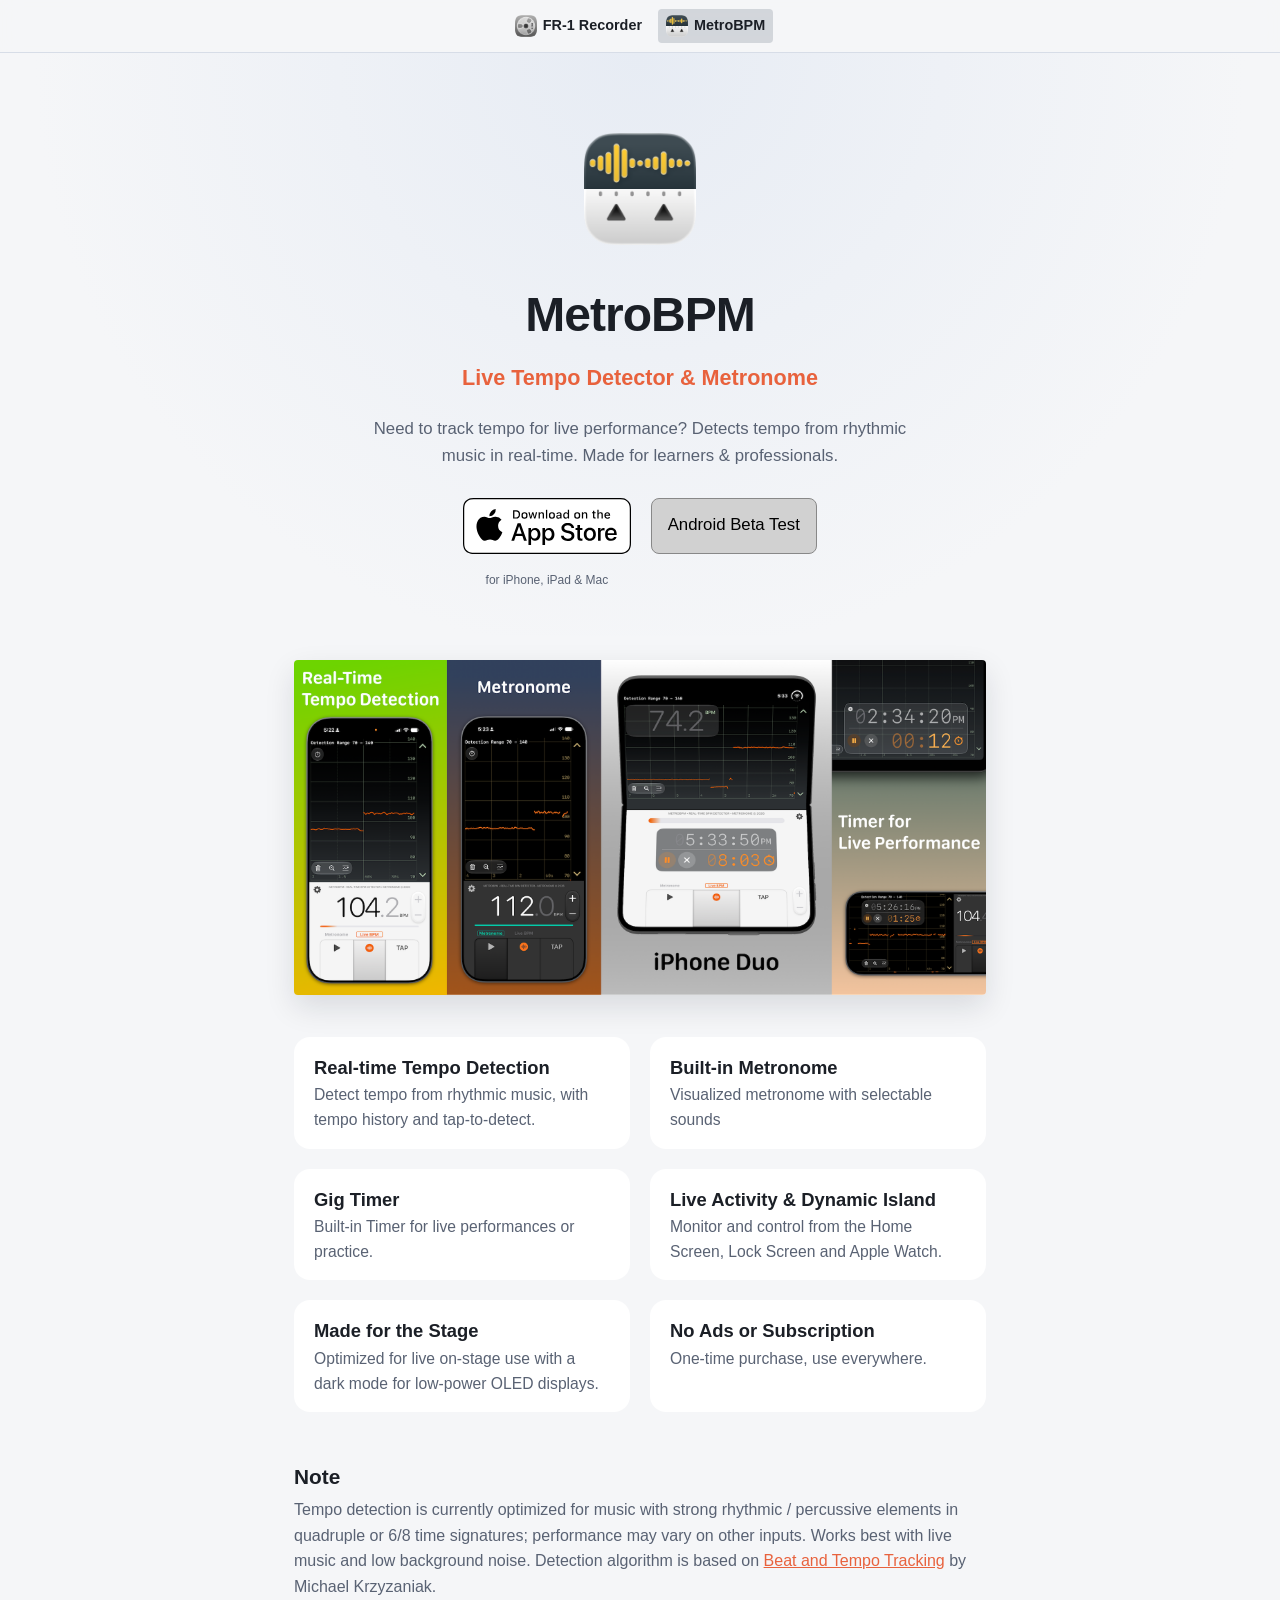
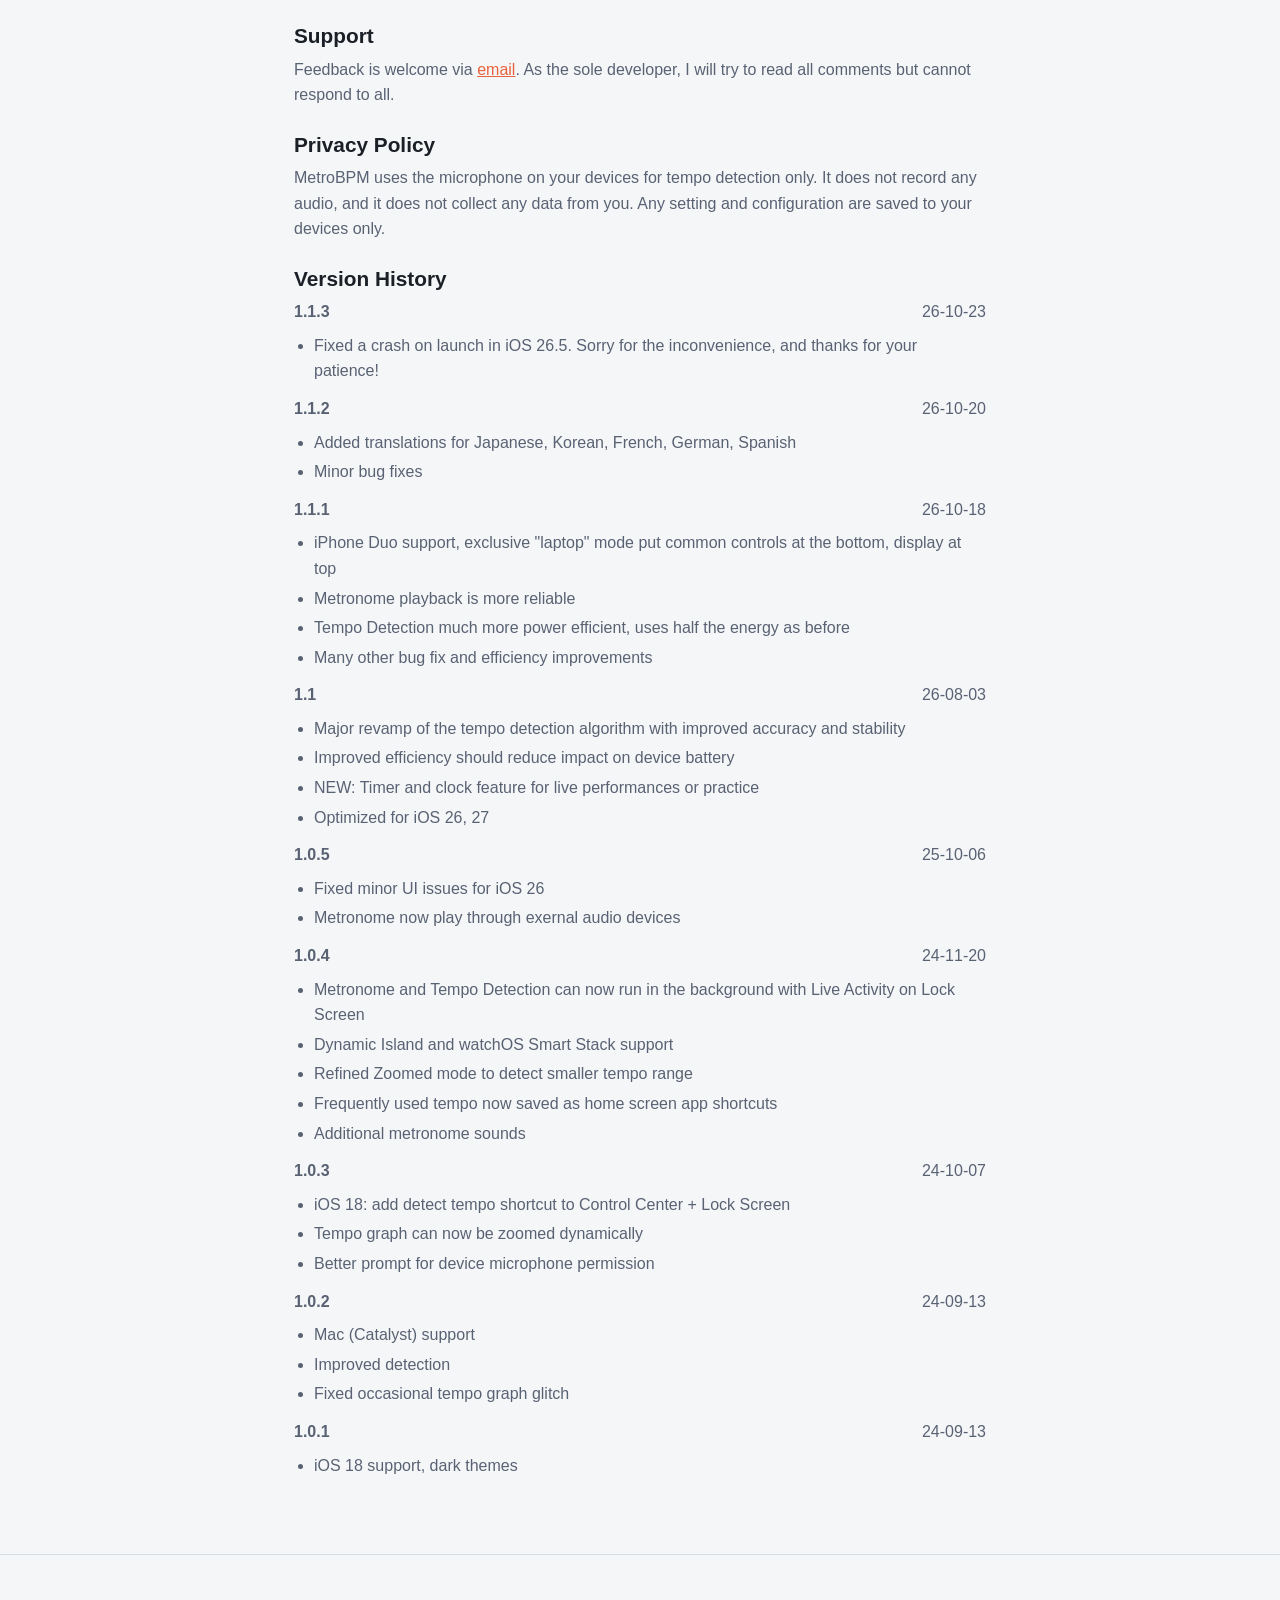
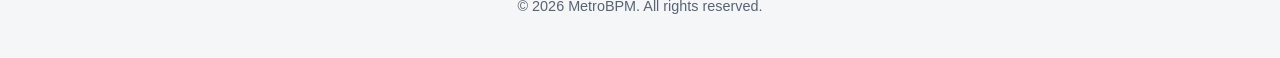
<file: index.html>
<!DOCTYPE html>
<html lang="en">
<head>
    <!-- Google tag (gtag.js) -->
    <script async src="https://www.googletagmanager.com/gtag/js?id=G-M1XZ86570C"></script>
    <script>
      window.dataLayer = window.dataLayer || [];
      function gtag(){dataLayer.push(arguments);}
      gtag('js', new Date());

      gtag('config', 'G-M1XZ86570C');
    </script>
    <meta charset="UTF-8">
    <meta name="viewport" content="width=device-width, initial-scale=1.0">
    <title>MetroBPM — Live Tempo Detector & Metronome</title>
    <meta name="description" content="MetroBPM combines a real-time Live Tempo Detector with a Metronome in your pocket. For iPhone, iPad and Mac.">
    <link rel="stylesheet" href="style.css">
    <link rel="icon" href="metrobpm-icon.png">
</head>
<body>
    <nav class="topbar">
        <div class="container topbar-inner">
            <a class="app-link" href="FR1.html">
                <img src="liquidIcon-iOS-small.png" alt="FR-1 icon" class="app-link-icon">
                <span>FR-1 Recorder</span>
            </a>
            <!--<a class="app-link" href="FR1Mac.html">
                <img src="icon-macOS.png" alt="FR-1 for Mac icon" class="app-link-icon">
                <span>FR-1 for Mac</span>
            </a>-->
            <a class="app-link is-selected" href="index.html" aria-current="page">
                <img src="metrobpm-icon.png" alt="MetroBPM icon" class="app-link-icon">
                <span>MetroBPM</span>
            </a>
        </div>
    </nav>
    <header class="hero">
        <div class="container hero-inner">
            <img src="metrobpm-icon.png" alt="MetroBPM app logo" class="logo">
            <h1>MetroBPM</h1>
            <p class="tagline">Live Tempo Detector &amp; Metronome</p>
            <p class="subtitle">
                Need to track tempo for live performance? Detects tempo from rhythmic music in real-time. Made for learners & professionals.
            </p>
            <div class="download-options">
                <div>
                    <a href="https://apps.apple.com/us/app/metrobpm/id6670410153" class="download-link" aria-label="Download on the App Store">
                        <img src="Download_on_the_App_Store_Badge_US-UK_RGB_wht_092917.svg" alt="Download on the App Store" class="download-badge">
                    </a>
                    <p class="download-version">for iPhone, iPad &amp; Mac</p>
                </div>
                <a href="https://docs.google.com/forms/d/e/1FAIpQLSca2sRCmYiLYv_NKHJS0Q3i1OoTmztSAyRSgKyvcqVz5a7rSg/viewform?usp=header" class="download-button" target="_blank" rel="noopener">Android Beta Test</a>
            </div>
        </div>
    </header>

    <main>
        <section class="screenshot-section">
            <div class="container">
                <img src="gallery.png" alt="MetroBPM screenshots showing iPhone and iPad UI" class="screenshot screenshot-wide">
            </div>
        </section>

        <section class="features">
            <div class="container">
                <div class="feature-grid">
                    <div class="feature">
                        <h3>Real-time Tempo Detection</h3>
                        <p>Detect tempo from rhythmic music, with tempo history and tap-to-detect.</p>
                    </div>
                    <div class="feature">
                        <h3>Built-in Metronome</h3>
                        <p>Visualized metronome with selectable sounds</p>
                    </div>
                    <div class="feature">
                        <h3>Gig Timer</h3>
                        <p>Built-in Timer for live performances or practice.</p>
                    </div>
                    <div class="feature">
                        <h3>Live Activity &amp; Dynamic Island</h3>
                        <p>Monitor and control from the Home Screen, Lock Screen and Apple Watch.</p>
                    </div>
                    <div class="feature">
                        <h3>Made for the Stage</h3>
                        <p>Optimized for live on-stage use with a dark mode for low-power OLED displays.</p>
                    </div>
                    <div class="feature">
                        <h3>No Ads or Subscription</h3>
                        <p>One-time purchase, use everywhere.</p>
                    </div>
                </div>
            </div>
        </section>

        <section class="notes">
            <div class="container">
                <h2>Note</h2>
                <p>
                    Tempo detection is currently optimized for music with strong rhythmic / percussive
                    elements in quadruple or 6/8 time signatures; performance may vary on other inputs.
                    Works best with live music and low background noise. Detection algorithm is based on
                    <a href="https://github.com/michaelkrzyzaniak/Beat-and-Tempo-Tracking">Beat and Tempo Tracking</a>
                    by Michael Krzyzaniak.
                </p>

                <h2>Support</h2>
                <p>
                    Feedback is welcome via <a href="mailto:bloomvinelabs@gmail.com">email</a>. As the sole
                    developer, I will try to read all comments but cannot respond to all.
                </p>

                <h2>Privacy Policy</h2>
                <p>
                    MetroBPM uses the microphone on your devices for tempo detection only. It does not
                    record any audio, and it does not collect any data from you. Any setting and
                    configuration are saved to your devices only.
                </p>

                <h2>Version History</h2>
                <p class="version-heading"><strong>1.1.3</strong><span>26-10-23</span></p>
                <ul>
                    <li>Fixed a crash on launch in iOS 26.5. Sorry for the inconvenience, and thanks for your patience!</li>
                </ul>
                <p class="version-heading"><strong>1.1.2</strong><span>26-10-20</span></p>
                <ul>
                    <li>Added translations for Japanese, Korean, French, German, Spanish</li>
                    <li>Minor bug fixes</li>
                </ul>
                <p class="version-heading"><strong>1.1.1</strong><span>26-10-18</span></p>
                <ul>
                    <li>iPhone Duo support, exclusive "laptop" mode put common controls at the bottom, display at top</li>
                    <li>Metronome playback is more reliable</li>
                    <li>Tempo Detection much more power efficient, uses half the energy as before</li>
                    <li>Many other bug fix and efficiency improvements</li>
                </ul>
                <p class="version-heading"><strong>1.1</strong><span>26-08-03</span></p>
                <ul>
                    <li>Major revamp of the tempo detection algorithm with improved accuracy and stability</li>
                    <li>Improved efficiency should reduce impact on device battery</li>
                    <li>NEW: Timer and clock feature for live performances or practice</li>
                    <li>Optimized for iOS 26, 27</li>
                </ul>
                <p class="version-heading"><strong>1.0.5</strong><span>25-10-06</span></p>
                <ul>
                    <li>Fixed minor UI issues for iOS 26</li>
                    <li>Metronome now play through exernal audio devices</li>
                </ul>
                <p class="version-heading"><strong>1.0.4</strong><span>24-11-20</span></p>
                <ul>
                    <li>Metronome and Tempo Detection can now run in the background with Live Activity on Lock Screen</li>
                    <li>Dynamic Island and watchOS Smart Stack support</li>
                    <li>Refined Zoomed mode to detect smaller tempo range</li>
                    <li>Frequently used tempo now saved as home screen app shortcuts</li>
                    <li>Additional metronome sounds</li>
                </ul>
                <p class="version-heading"><strong>1.0.3</strong><span>24-10-07</span></p>
                <ul>
                    <li>iOS 18: add detect tempo shortcut to Control Center + Lock Screen</li>
                    <li>Tempo graph can now be zoomed dynamically</li>
                    <li>Better prompt for device microphone permission</li>
                </ul>
                <p class="version-heading"><strong>1.0.2</strong><span>24-09-13</span></p>
                <ul>
                    <li>Mac (Catalyst) support</li>
                    <li>Improved detection</li>
                    <li>Fixed occasional tempo graph glitch</li>
                </ul>
                <p class="version-heading"><strong>1.0.1</strong><span>24-09-13</span></p>
                <ul>
                    <li>iOS 18 support, dark themes</li>
                </ul>
            </div>
        </section>
    </main>

    <footer class="footer">
        <div class="container">
            <p>&copy; 2026 MetroBPM. All rights reserved.</p>
        </div>
    </footer>
</body>
</html>
</file>
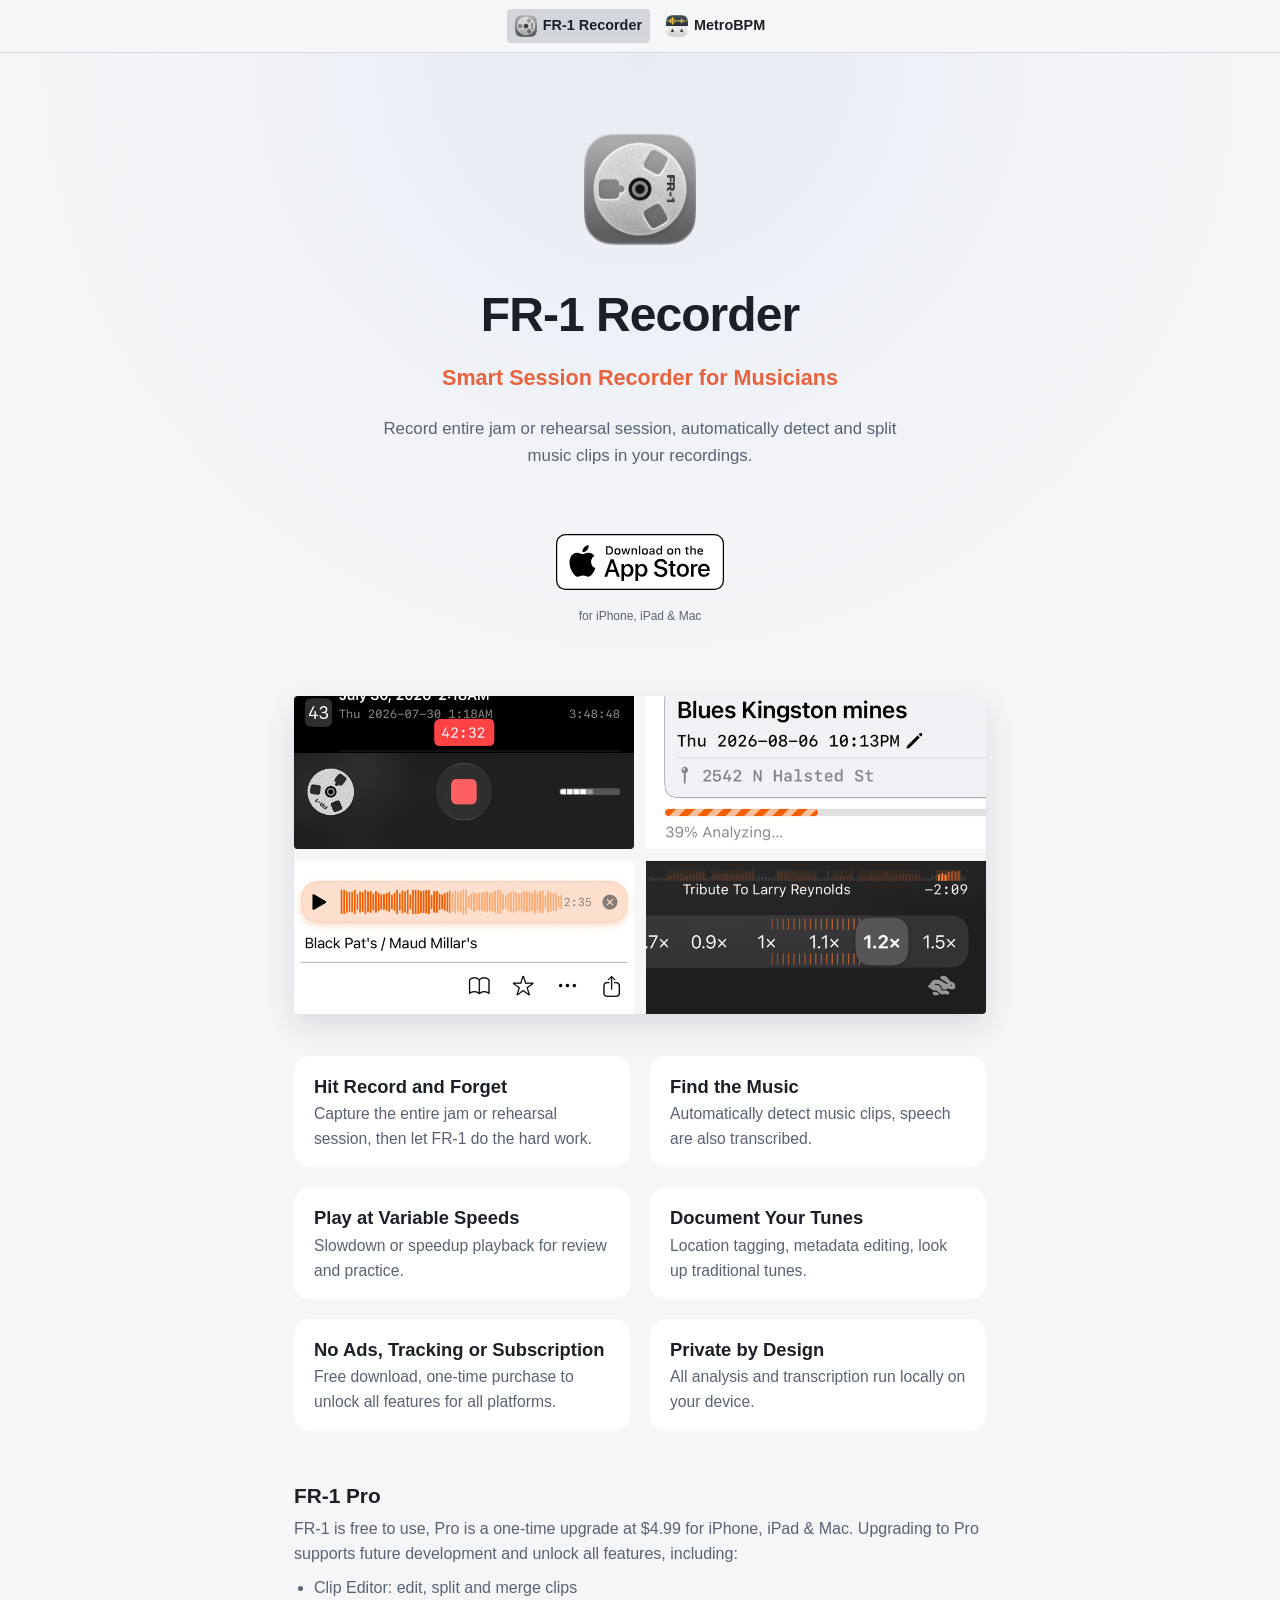
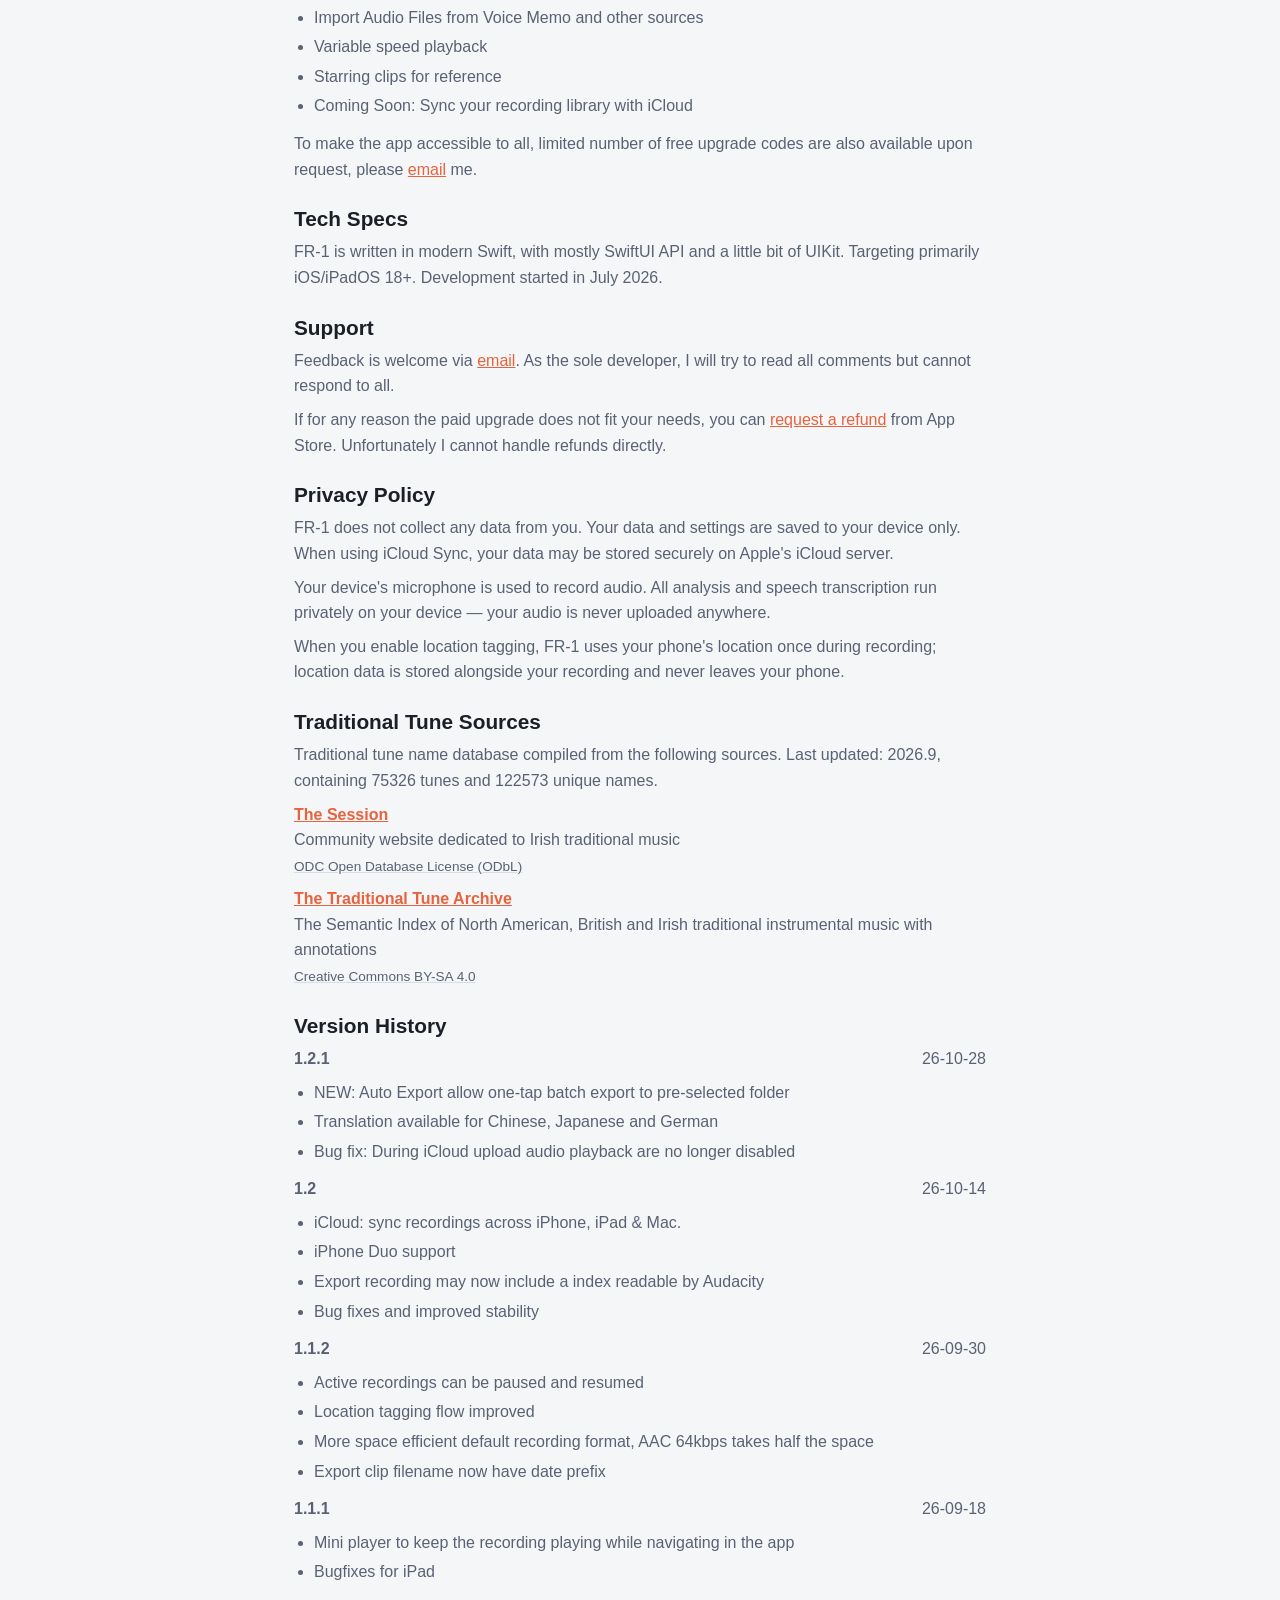
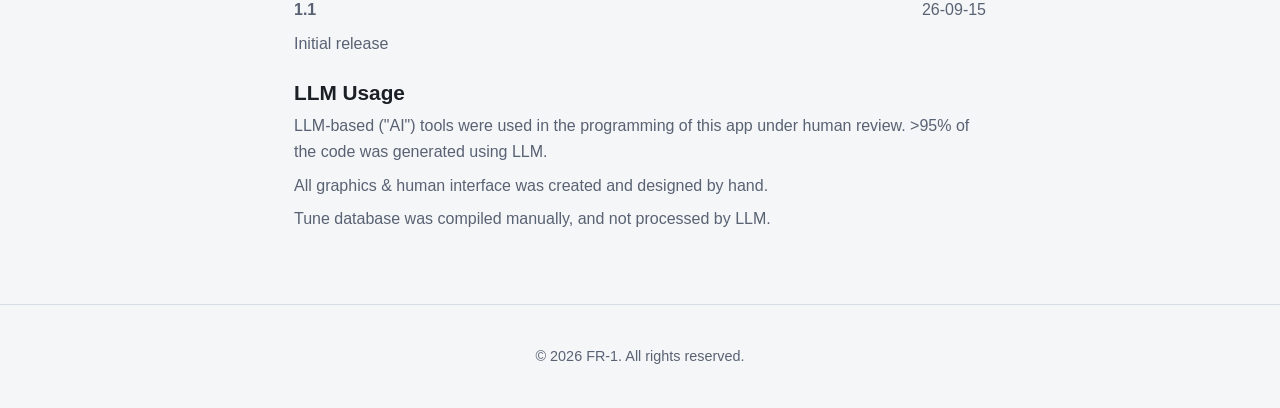
<file: FR1.html>
<!DOCTYPE html>
<html lang="en">
<head>
    <!-- Google tag (gtag.js) -->
    <script async src="https://www.googletagmanager.com/gtag/js?id=G-M1XZ86570C"></script>
    <script>
      window.dataLayer = window.dataLayer || [];
      function gtag(){dataLayer.push(arguments);}
      gtag('js', new Date());

      gtag('config', 'G-M1XZ86570C');
    </script>
    <meta charset="UTF-8">
    <meta name="viewport" content="width=device-width, initial-scale=1.0">
    <title>FR-1 — Jam Recorder for Musicians</title>
    <meta name="description" content="Jam recorder for musicians. Captures the entire session — automatically detect music.">
    <link rel="stylesheet" href="style.css">
    <link rel="icon" href="liquidIcon-iOS-small.png">
</head>
<body>
    <nav class="topbar">
        <div class="container topbar-inner">
            <a class="app-link is-selected" href="FR1.html" aria-current="page">
                <img src="liquidIcon-iOS-small.png" alt="FR-1 icon" class="app-link-icon">
                <span>FR-1 Recorder</span>
            </a>
            <!--<a class="app-link" href="FR1Mac.html">
                <img src="icon-macOS.png" alt="FR-1 for Mac icon" class="app-link-icon">
                <span>FR-1 for Mac</span>
            </a>-->
            <a class="app-link" href="index.html">
                <img src="metrobpm-icon.png" alt="MetroBPM icon" class="app-link-icon">
                <span>MetroBPM</span>
            </a>
        </div>
    </nav>
    <header class="hero">
        <div class="container hero-inner">
            <img src="liquidIcon-iOS-small.png" alt="FR-1 app logo" class="logo">
            <h1><span class="app-name">FR-1 Recorder</span></h1>
            <p class="tagline">Smart Session Recorder for Musicians</p>
            <p class="subtitle">
                Record entire jam or rehearsal session, automatically detect and split music clips in your recordings.
            </p>
            <div class="hero-actions">
                <div>
                    <a href="https://apps.apple.com/us/app/fr-1-jam-recorder/id6794047261" class="download-link" aria-label="Download on the App Store">
                        <img src="Download_on_the_App_Store_Badge_US-UK_RGB_wht_092917.svg" alt="Download on the App Store" class="download-badge">
                    </a>
                    <p class="download-version">for iPhone, iPad &amp; Mac</p>
                </div>
                <!--<div class="hero-secondary-actions">-->
                    <!--<a href="FR1Mac.html" class="join-test-btn">Get FR-1 for Mac</a>-->
                    <!--<a href="https://docs.google.com/forms/d/e/1FAIpQLSe7BXMAyONeVZmBYOk-AyREksN9Yozzll2YH5-r9lmRvzBr3A/viewform" class="join-test-btn" target="_blank" rel="noopener">Join the Beta Test</a>-->
                <!--</div>-->
            </div>
        </div>
    </header>

    <main>
        <section class="screenshot-section">
            <div class="container">
                <img src="gallery-fr1.png" alt="FR-1 app screenshot" class="screenshot screenshot-wide">
            </div>
        </section>

        <section class="features">
            <div class="container">
                <div class="feature-grid">
                    <div class="feature">
                        <h3>Hit Record and Forget</h3>
                        <p>Capture the entire jam or rehearsal session, then let FR-1 do the hard work.</p>
                    </div>
                    <div class="feature">
                        <h3>Find the Music</h3>
                        <p>Automatically detect music clips, speech are also transcribed.</p>
                    </div>
                    <div class="feature">
                        <h3>Play at Variable Speeds</h3>
                        <p>Slowdown or speedup playback for review and practice.</p>
                    </div>
                    <div class="feature">
                        <h3>Document Your Tunes</h3>
                        <p>Location tagging, metadata editing, look up traditional tunes.</p>
                    </div>
                    <div class="feature">
                        <h3>No Ads, Tracking or Subscription</h3>
                        <p>Free download, one-time purchase to unlock all features for all platforms.</p>
                    </div>
                    <div class="feature">
                        <h3>Private by Design</h3>
                        <p>All analysis and transcription run locally on your device.</p>
                    </div>
                </div>
            </div>
        </section>

        <section class="notes">
            <div class="container">
                <h2>FR-1 Pro</h2>
                <p>FR-1 is free to use, Pro is a one-time upgrade at $4.99 for iPhone, iPad & Mac. Upgrading to Pro supports future development and unlock all features, including:</p>
                <ul>
                    <li>Clip Editor: edit, split and merge clips</li>
                    <li>Import Audio Files from Voice Memo and other sources</li>
                    <li>Variable speed playback</li>
                    <li>Starring clips for reference</li>
                    <li>Coming Soon: Sync your recording library with iCloud</li>
                </ul>
                <p>To make the app accessible to all, limited number of free upgrade codes are also available upon request, please <a href="mailto:bloomvinelabs@gmail.com">email</a> me.</p>

                <h2>Tech Specs</h2>
                <p>FR-1 is written in modern Swift, with mostly SwiftUI API and a little bit of UIKit. Targeting primarily iOS/iPadOS 18+. Development started in July 2026.</p>
                <!--<ul>
                    <li>Optimized for low power usage while recording. Audio analysis and transcription are ANE-accelerated, but use more power and time.</li>
                    <li>Recording in AAC format with metadata stored in JSON.</li>
                    <li>Support Live Activity through WidgetKit</li>
                    <li>No third party library or code used</li>
                    <li>Visual design using Sketch, SFSymbol and <a href="https://mckinleysymbols.com/">McKinley</a></li>
                </ul>-->

                <h2>Support</h2>
                <p>
                    Feedback is welcome via <a href="mailto:bloomvinelabs@gmail.com">email</a>. As the sole
                    developer, I will try to read all comments but cannot respond to all.
                </p>
                <p>
                    If for any reason the paid upgrade does not fit your needs, you can <a href="https://support.apple.com/en-us/118223">request a refund</a> from App Store. Unfortunately I cannot handle refunds directly.
                </p>

                <h2>Privacy Policy</h2>
                <p>
                    FR-1 does not collect any data from you. Your data and settings are saved to your device only. When using iCloud Sync, your data may be stored securely on Apple's iCloud server.
                </p>
                <p>
                    Your device's microphone is used to record audio. All analysis and speech transcription run privately on your device — your
                    audio is never uploaded anywhere.
                </p>
                <p>
                    When you enable location tagging, FR-1 uses your phone's location once during recording; location data is stored alongside your recording and never leaves your phone.
                </p>

                <h2>Traditional Tune Sources</h2>
                <p>Traditional tune name database compiled from the following sources. Last updated: 2026.9, containing 75326 tunes and 122573 unique names.</p>

                <p><strong><a href="https://thesession.org">The Session</a></strong><br>
                Community website dedicated to Irish traditional music<br>
                <a href="https://opendatacommons.org/licenses/odbl/1-0/" class="tune-source-link">ODC Open Database License (ODbL)</a></p>

                <p><strong><a href="http://tunearch.org/">The Traditional Tune Archive</a></strong><br>
                The Semantic Index of North American, British and Irish traditional instrumental music with annotations<br>
                <a href="https://creativecommons.org/licenses/by-sa/4.0/deed.en" class="tune-source-link">Creative Commons BY-SA 4.0</a></p>

                <h2>Version History</h2>
                <p class="version-heading"><strong>1.2.1</strong><span>26-10-28</span></p>
                <ul>
                    <li>NEW: Auto Export allow one-tap batch export to pre-selected folder</li>
                    <li>Translation available for Chinese, Japanese and German</li>
                    <li>Bug fix: During iCloud upload audio playback are no longer disabled</li>
                </ul>

                <p class="version-heading"><strong>1.2</strong><span>26-10-14</span></p>
                <ul>
                    <li>iCloud: sync recordings across iPhone, iPad & Mac.</li>
                    <li>iPhone Duo support</li>
                    <li>Export recording may now include a index readable by Audacity</li>
                    <li>Bug fixes and improved stability</li>
                </ul>

                <p class="version-heading"><strong>1.1.2</strong><span>26-09-30</span></p>
                <ul>
                    <li>Active recordings can be paused and resumed</li>
                    <li>Location tagging flow improved</li>
                    <li>More space efficient default recording format, AAC 64kbps takes half the space</li>
                    <li>Export clip filename now have date prefix</li>
                </ul>

                <p class="version-heading"><strong>1.1.1</strong><span>26-09-18</span></p>
                <ul>
                    <li>Mini player to keep the recording playing while navigating in the app</li>
                    <li>Bugfixes for iPad</li>
                </ul>
                <p class="version-heading"><strong>1.1</strong><span>26-09-15</span></p>
                <p>Initial release</p>

                <h2>LLM Usage</h2>
                <p>
                    LLM-based ("AI") tools were used in the programming of this app under human review.
                    &gt;95% of the code was generated using LLM.
                </p>
                <p>
                    All graphics &amp; human interface was created and designed by hand.
                </p>
                <p>
                    Tune database was compiled manually, and not processed by LLM.
                </p>
            </div>
        </section>
    </main>

    <footer class="footer">
        <div class="container">
            <p>&copy; 2026 FR-1. All rights reserved.</p>
        </div>
    </footer>
</body>
</html>
</file>
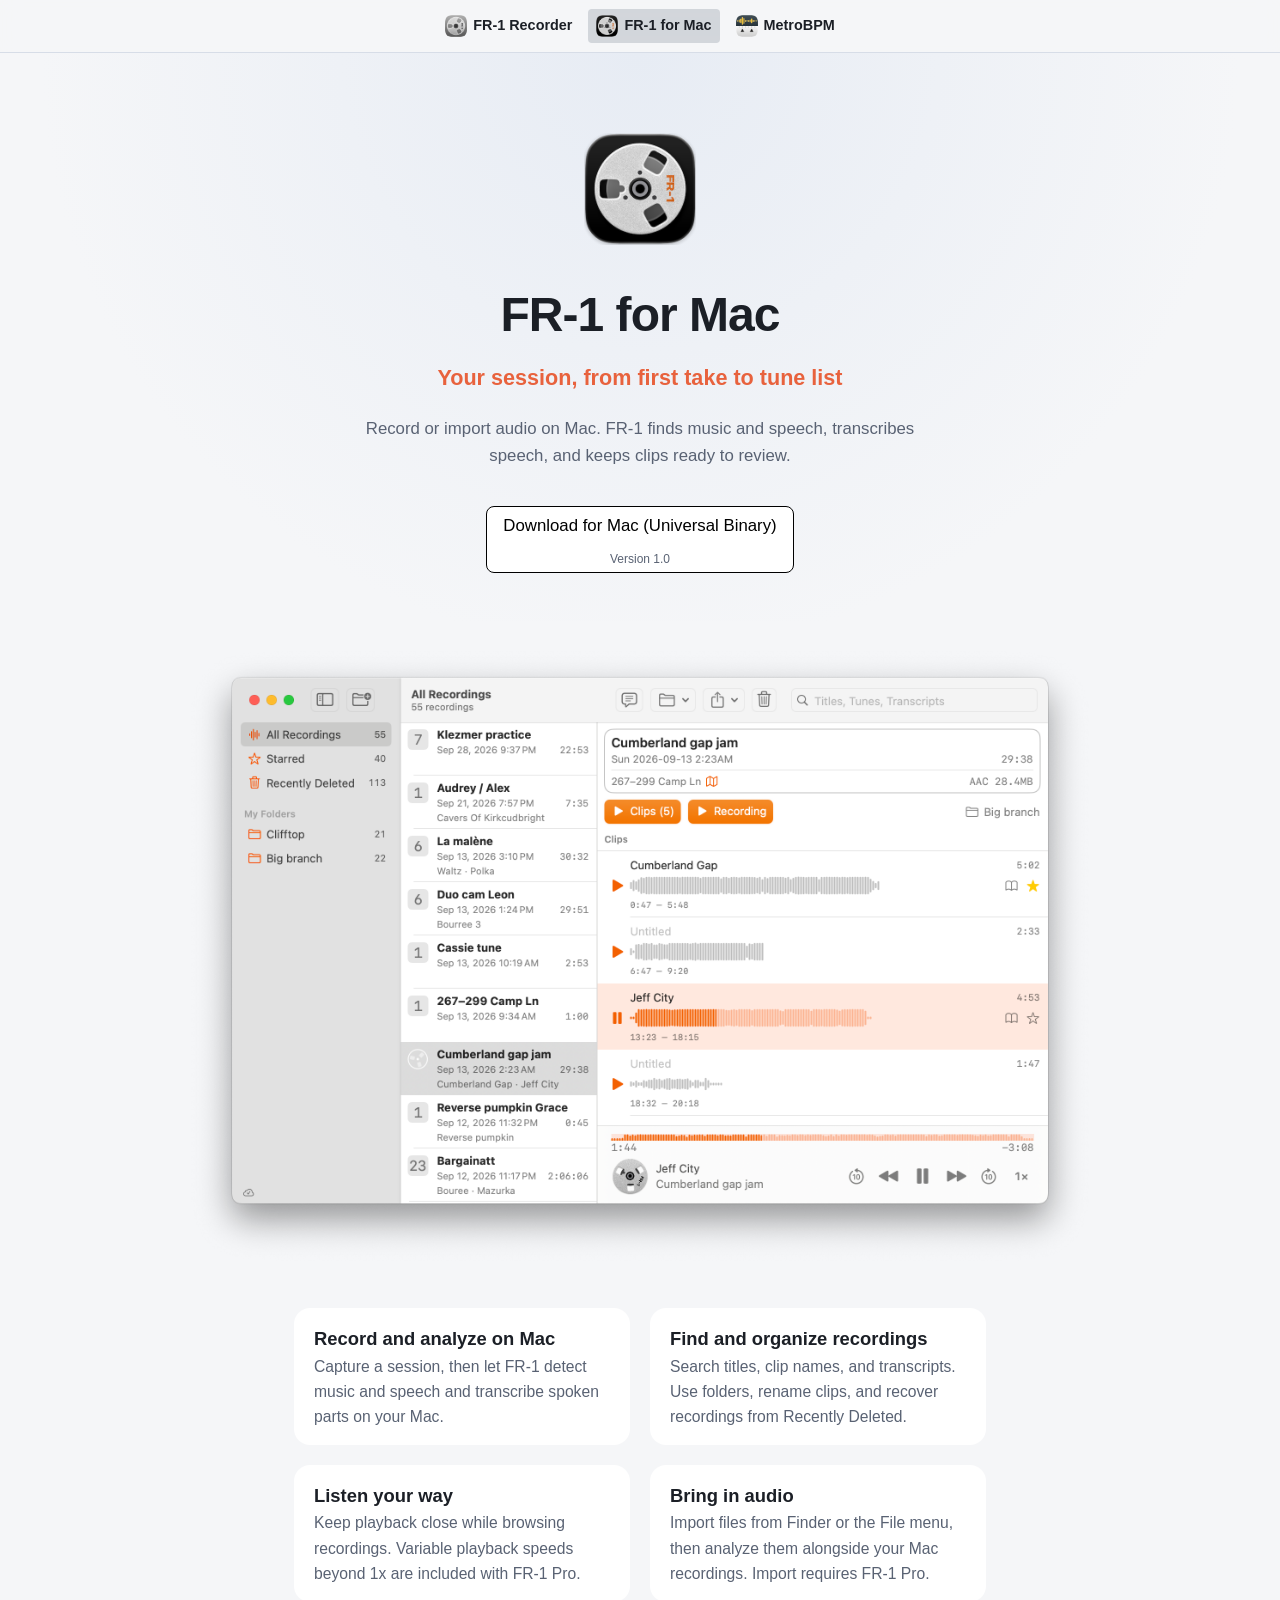
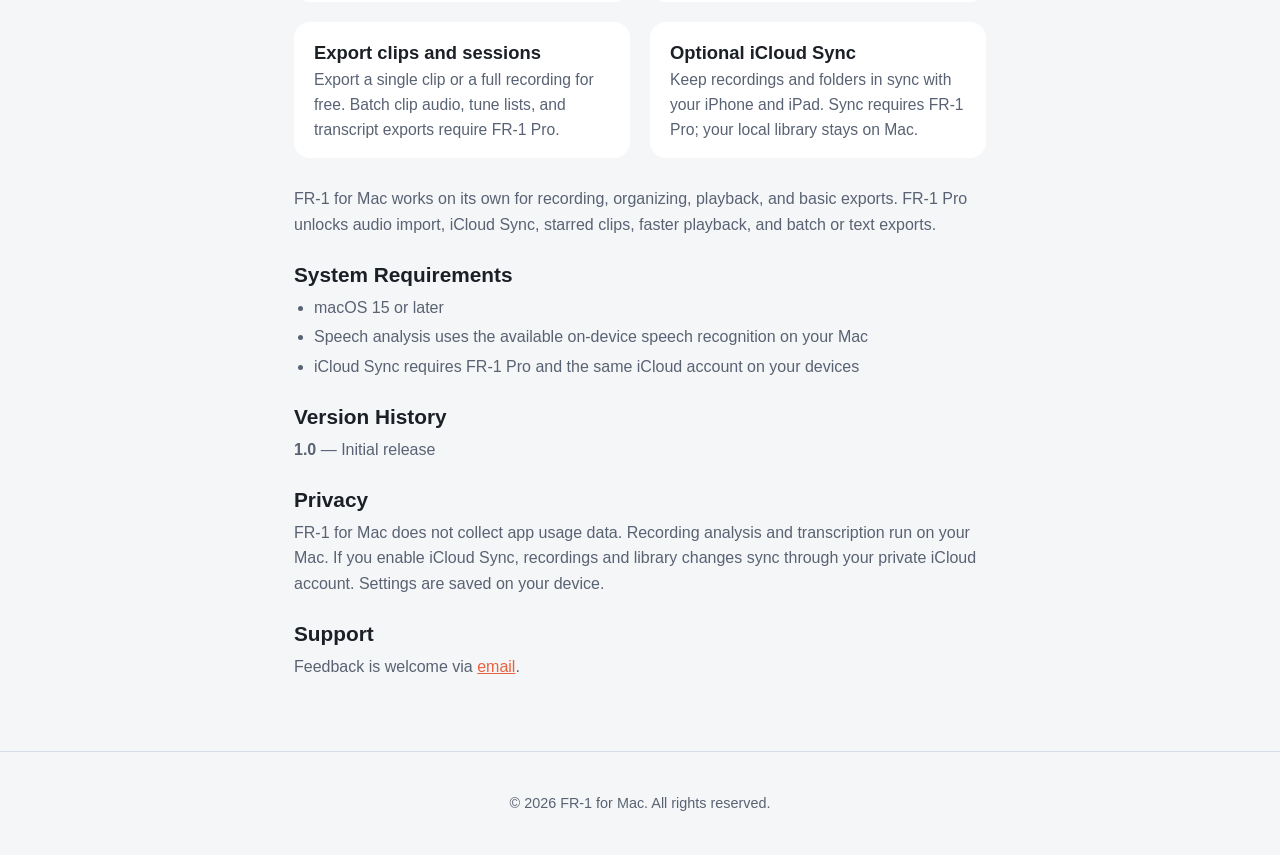
<file: FR1Mac.html>
<!DOCTYPE html>
<html lang="en">
<head>
    <!-- Google tag (gtag.js) -->
    <script async src="https://www.googletagmanager.com/gtag/js?id=G-M1XZ86570C"></script>
    <script>
      window.dataLayer = window.dataLayer || [];
      function gtag(){dataLayer.push(arguments);}
      gtag('js', new Date());

      gtag('config', 'G-M1XZ86570C');
    </script>
    <meta charset="UTF-8">
    <meta name="viewport" content="width=device-width, initial-scale=1.0">
    <title>FR-1 for Mac — Record, organize, and revisit your sessions</title>
    <meta name="description" content="Record and analyze music sessions on Mac. Organize, search, and review clips, with optional iCloud Sync.">
    <link rel="stylesheet" href="style.css">
    <link rel="icon" href="icon-macOS.png">
</head>
<body>
    <nav class="topbar">
        <div class="container topbar-inner">
            <a class="app-link" href="FR1.html">
                <img src="liquidIcon-iOS-small.png" alt="FR-1 Recorder icon" class="app-link-icon">
                <span>FR-1 Recorder</span>
            </a>
            <a class="app-link is-selected" href="FR1Mac.html" aria-current="page">
                <img src="icon-macOS.png" alt="FR-1 for Mac icon" class="app-link-icon">
                <span>FR-1 for Mac</span>
            </a>
            <a class="app-link" href="index.html">
                <img src="metrobpm-icon.png" alt="MetroBPM icon" class="app-link-icon">
                <span>MetroBPM</span>
            </a>
        </div>
    </nav>

    <header class="hero">
        <div class="container hero-inner">
            <img src="icon-macOS.png" alt="FR-1 for Mac app icon" class="logo">
            <h1>FR-1 for Mac</h1>
            <p class="tagline">Your session, from first take to tune list</p>
            <p class="subtitle">
                Record or import audio on Mac. FR-1 finds music and speech, transcribes speech, and keeps clips ready to review.
            </p>
            <div class="hero-actions">
                <a class="download-button" href="FR-1 for Mac 1.0.zip" download>
                    <span>Download for Mac (Universal Binary)</span>
                    <span class="download-version">Version 1.0</span>
                </a>
            </div>
        </div>
    </header>

    <section class="screenshot-section">
        <div class="container">
            <img src="macshot.png" alt="FR-1 for Mac library with folders, search, recordings, and playback controls" class="screenshot screenshot-wide" style="border: 0; box-shadow: none;">
        </div>
    </section>

    <main>
        <section class="features">
            <div class="container">
                <div class="feature-grid">
                    <div class="feature">
                        <h3>Record and analyze on Mac</h3>
                        <p>Capture a session, then let FR-1 detect music and speech and transcribe spoken parts on your Mac.</p>
                    </div>
                    <div class="feature">
                        <h3>Find and organize recordings</h3>
                        <p>Search titles, clip names, and transcripts. Use folders, rename clips, and recover recordings from Recently Deleted.</p>
                    </div>
                    <div class="feature">
                        <h3>Listen your way</h3>
                        <p>Keep playback close while browsing recordings. Variable playback speeds beyond 1x are included with FR-1 Pro.</p>
                    </div>
                    <div class="feature">
                        <h3>Bring in audio</h3>
                        <p>Import files from Finder or the File menu, then analyze them alongside your Mac recordings. Import requires FR-1 Pro.</p>
                    </div>
                    <div class="feature">
                        <h3>Export clips and sessions</h3>
                        <p>Export a single clip or a full recording for free. Batch clip audio, tune lists, and transcript exports require FR-1 Pro.</p>
                    </div>
                    <div class="feature">
                        <h3>Optional iCloud Sync</h3>
                        <p>Keep recordings and folders in sync with your iPhone and iPad. Sync requires FR-1 Pro; your local library stays on Mac.</p>
                    </div>
                </div>
            </div>
        </section>

        <section class="notes">
            <div class="container">
                <p>FR-1 for Mac works on its own for recording, organizing, playback, and basic exports. FR-1 Pro unlocks audio import, iCloud Sync, starred clips, faster playback, and batch or text exports.</p>

                <h2>System Requirements</h2>
                <ul>
                    <li>macOS 15 or later</li>
                    <li>Speech analysis uses the available on-device speech recognition on your Mac</li>
                    <li>iCloud Sync requires FR-1 Pro and the same iCloud account on your devices</li>
                </ul>

                <h2>Version History</h2>
                <p><strong>1.0</strong> — Initial release</p>

                <h2>Privacy</h2>
                <p>
                    FR-1 for Mac does not collect app usage data. Recording analysis and transcription run on your Mac. If you enable iCloud Sync, recordings and library changes sync through your private iCloud account. Settings are saved on your device.
                </p>

                <h2>Support</h2>
                <p>Feedback is welcome via <a href="mailto:bloomvinelabs@gmail.com">email</a>.</p>
            </div>
        </section>
    </main>

    <footer class="footer">
        <div class="container">
            <p>&copy; 2026 FR-1 for Mac. All rights reserved.</p>
        </div>
    </footer>
</body>
</html>
</file>
<file: style.css>
:root {
    color-scheme: light dark;
    --bg: #0f1115;
    --surface: #171a21;
    --text: #f5f5f7;
    --muted: #a0a6b0;
    --accent: #e8623d;
    --border: #23262e;
    --topbar-bg: rgba(15, 17, 21, 0.85);
    --hero-glow: #1c2029;
    --nav-hover: rgba(160, 166, 176, 0.18);
    --nav-selected: rgba(160, 166, 176, 0.35);
    --nav-selected-text: #ffffff;
    --shadow: 0 20px 60px rgba(0, 0, 0, 0.5);
    --max-width: 960px;
}

@media (prefers-color-scheme: light) {
    :root {
        --bg: #f5f6f8;
        --surface: #ffffff;
        --text: #1b1f26;
        --muted: #596273;
        --border: #d7dde7;
        --topbar-bg: rgba(245, 246, 248, 0.88);
        --hero-glow: #e7ecf4;
        --nav-hover: rgba(89, 98, 115, 0.12);
        --nav-selected: rgba(89, 98, 115, 0.22);
        --nav-selected-text: #1b1f26;
        --shadow: 0 12px 30px rgba(18, 28, 45, 0.12);
    }
}

* {
    box-sizing: border-box;
    margin: 0;
    padding: 0;
}

html {
    scroll-behavior: smooth;
}

body {
    font-family: -apple-system, BlinkMacSystemFont, "Segoe UI", Roboto, Helvetica, Arial, sans-serif;
    background: var(--bg);
    color: var(--text);
    line-height: 1.6;
    -webkit-font-smoothing: antialiased;
}

.container {
    width: 100%;
    max-width: var(--max-width);
    margin: 0 auto;
    padding: 0 24px;
}

main .container {
    max-width: 740px;
}

/* Top bar */
.topbar {
    border-bottom: 1px solid var(--border);
    background: var(--topbar-bg);
    backdrop-filter: blur(10px);
    position: sticky;
    top: 0;
    z-index: 10;
}

.topbar-inner {
    display: flex;
    align-items: center;
    justify-content: center;
    gap: 8px;
    height: 52px;
}

.app-link {
    display: inline-flex;
    align-items: center;
    gap: 6px;
    color: var(--text);
    text-decoration: none;
    font-weight: 600;
    font-size: 0.9rem;
    white-space: nowrap;
    padding: 5px 8px;
    border-radius: 4px;
    transition: background 0.15s ease, color 0.15s ease;
}

.app-link:hover {
    background: var(--nav-hover);
}

.app-link.is-selected {
    background: var(--nav-selected);
    color: var(--nav-selected-text);
}

.app-link-icon {
    width: 22px;
    height: 22px;
    border-radius: 6px;
    object-fit: cover;
}

/* Hero */
.hero {
    text-align: center;
    padding: 80px 0 48px;
    background: radial-gradient(circle at 50% 0%, var(--hero-glow) 0%, var(--bg) 70%);
}

.logo {
    width: 112px;
    height: 112px;
    /* border-radius: 24px; */
    object-fit: cover;
}

.hero h1 {
    margin-top: 24px;
    font-size: 3rem;
    letter-spacing: -0.02em;
}

.app-name {
    position: relative;
    display: inline-block;
}

.beta-tag {
    position: absolute;
    bottom: 0.7rem;
    left: 100%;
    margin-left: 0.35em;
    padding: 0.25em 0.5em;
    border: 1px solid var(--accent);
    border-radius: 0.5em;
    color: var(--accent);
    font-size: 0.28em;
    font-weight: 700;
    letter-spacing: 0.15em;
    line-height: 1;
}

.tagline {
    margin-top: 8px;
    font-size: 1.35rem;
    color: var(--accent);
    font-weight: 600;
}

.subtitle {
    margin: 20px auto 0;
    max-width: 560px;
    color: var(--muted);
    font-size: 1.05rem;
}

.download-link {
    display: inline-block;
    margin-top: 28px;
}

.download-options {
    display: flex;
    align-items: flex-start;
    justify-content: center;
    gap: 20px;
}

.download-options .download-button {
    height: 56px;
    align-items: center;
    justify-content: center;
    margin-top: 28px;
    background: #d1d1d1;
    border-color: #888;
}

.hero-actions {
    display: flex;
    flex-direction: column;
    align-items: center;
    justify-content: center;
    gap: 24px;
    margin-top: 36px;
}

.download-version {
    margin-top: 12px;
    color: var(--muted);
    font-size: 0.9rem;
}

.hero-secondary-actions {
    display: flex;
    flex-wrap: wrap;
    align-items: center;
    justify-content: center;
    gap: 24px;
}

.download-badge {
    height: 56px;
    width: auto;
    transition: transform 0.15s ease;
}

.download-button {
    display: inline-flex;
    flex-direction: column;
    align-items: center;
    padding: 6px 16px;
    border: 1px solid #000;
    border-radius: 8px;
    background: #fff;
    color: #000;
    font-size: 1.05rem;
    font-weight: 500;
    text-decoration: none;
}

.download-version {
    color: var(--muted);
    font-size: 0.75rem;
    font-weight: 400;
    line-height: 1.2;
}


.join-test-btn {
    display: inline-block;
    color: var(--accent);
    font-size: 1.05rem;
    font-weight: 700;
    text-decoration: none;
    transition: opacity 0.15s ease;
}

.join-test-btn:hover {
    opacity: 0.7;
}

.tune-source-link {
    color: var(--muted);
    text-decoration: underline;
    text-decoration-color: var(--border);
    font-size: 0.85rem;
}

.notes a.tune-source-link {
    color: var(--muted);
    text-decoration: underline;
    text-decoration-color: var(--border);
}

/* Screenshot */
.screenshot-section {
    padding: 24px 0 24px;
    text-align: center;
}

.screenshot {
    width: 100%;
    max-width: 340px;
    height: auto;
    border-radius: 6px;
    box-shadow: var(--shadow);
}

.screenshot-wide {
    max-width: 100%;
    border-radius: 4px;
}

/* Features */
.features {
    padding: 10px 0 20px;
}

.feature-grid {
    display: grid;
    grid-template-columns: repeat(auto-fit, minmax(220px, 1fr));
    gap: 20px;
}

.feature {
    background: var(--surface);
    border-radius: 16px;
    padding: 16px 20px;
}

.feature h3 {
    font-size: 1.15rem;
    /* margin-bottom: 8px; */
}

.feature p {
    color: var(--muted);
    font-size: 0.98rem;
}

/* Notes / long-form content */
.notes {
    padding: 8px 0 64px;
}

.notes h2 {
    font-size: 1.3rem;
    margin: 20px 0 4px;
}

.notes p {
    color: var(--muted);
    margin-bottom: 8px;
}

.notes .version-heading {
    display: flex;
    justify-content: space-between;
    align-items: baseline;
}

.notes ul {
    color: var(--muted);
    margin: 0 0 12px 20px;
}

.notes li {
    margin-bottom: 4px;
}

.notes a {
    color: var(--accent);
}

/* Footer */
.footer {
    padding: 40px 0;
    text-align: center;
    color: var(--muted);
    font-size: 0.9rem;
    border-top: 1px solid var(--border);
}

@media (max-width: 600px) {
    .container {
        padding: 0 12px;
    }

    .topbar-inner {
        gap: 6px;
        height: 48px;
    }

    .app-link {
        font-size: 0.82rem;
        padding: 4px 7px;
        gap: 5px;
    }

    .app-link-icon {
        width: 18px;
        height: 18px;
        border-radius: 5px;
    }

    .hero h1 {
        font-size: 2.4rem;
    }

    .download-options {
        flex-direction: column;
        align-items: center;
        gap: 0;
    }

    .download-options .download-button {
        margin-top: 16px;
    }

    .hero {
        padding: 56px 0 32px;
    }
}
</file>
